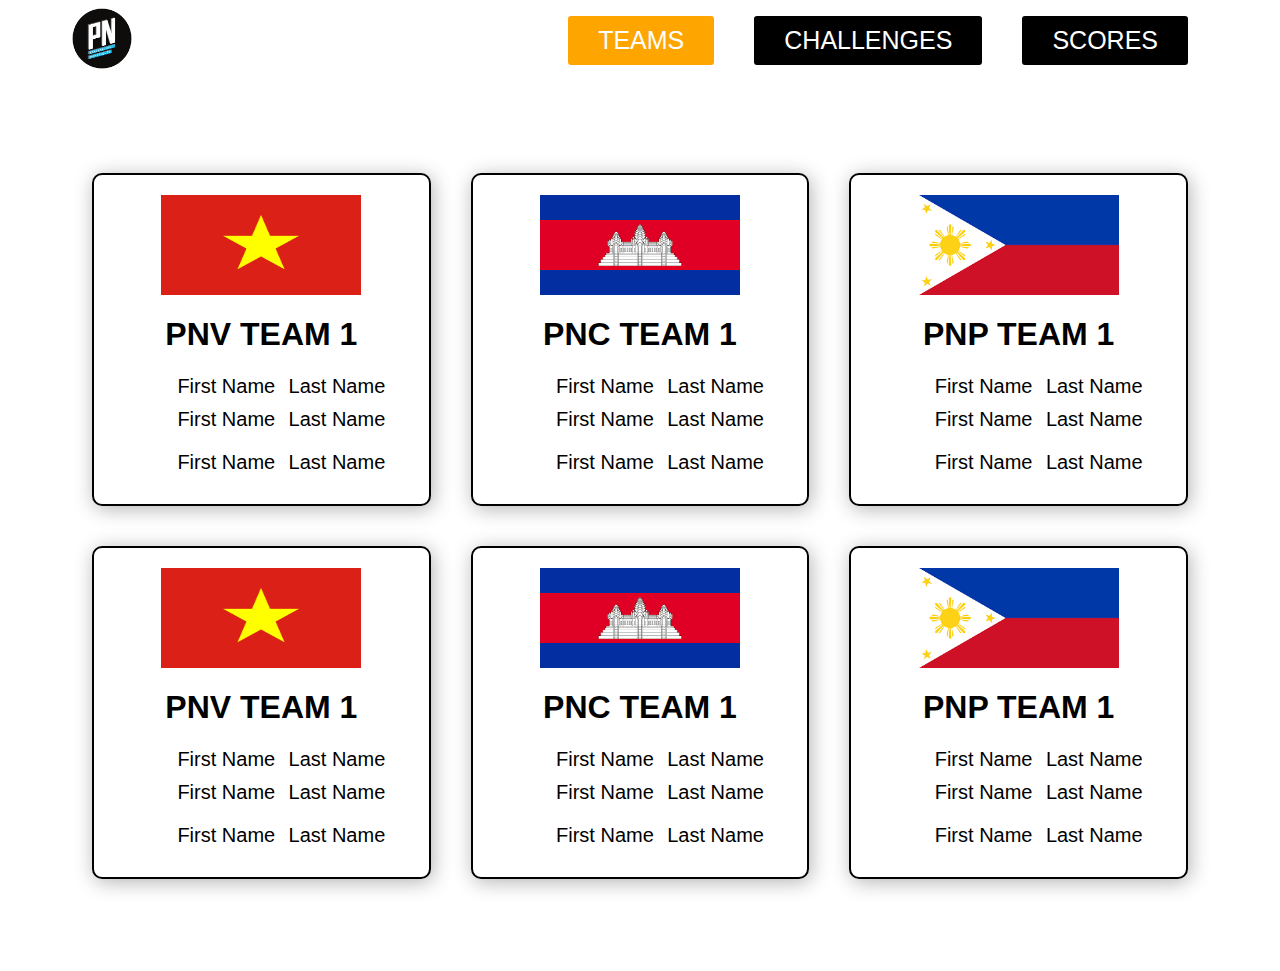
<file: index.html>
<!DOCTYPE html>
<html lang="en">
<head>
    <meta charset="UTF-8">
    <meta http-equiv="X-UA-Compatible" content="IE=edge">
    <meta name="viewport" content="width=device-width, initial-scale=1.0">
    <title>Team</title>

    <link rel="stylesheet" href="css/style.css">
    <link rel="shortcut icon" href="images/pn.png" type="image/x-icon">
</head>
<body>
    <nav class="menu-bar between">
        <a href=""><img class="logo" src="images/pn.png" alt=""></a>
        <ul class="menu-item between">
            <li class="active conect"><a href="index.html" class="link">TEAMS</a></li>
            <li class="no-active conect"><a href="pages/challeng.html" class="link">CHALLENGES</a></li>
            <li class="no-active conect"><a href="pages/score.html" class="link">SCORES</a></li>
        </ul>
    </nav>
    <div class="container item-center">
        <section class="col-12">
            <div class="card col-4">
                <div class="flag item-center">
                    <img src="images/Vietnam.png" alt="">
                </div>
                <h1>PNV TEAM 1</h1>
                <ul class="name">
                    <li>First Name</li>
                    <li>Last Name</li>
                </ul>
                <ul class="name">
                    <li>First Name</li>
                    <li>Last Name</li>
                </ul>
                <ul class="name">
                    <li>First Name</li>
                    <li>Last Name</li>
                </ul>
            </div>
            <div class="card col-4">
                <div class="flag item-center">
                    <img src="images/kh.png" alt="">
                </div>
                <h1>PNC TEAM 1</h1>
                <ul class="name">
                    <li>First Name</li>
                    <li>Last Name</li>
                </ul>
                <ul class="name">
                    <li>First Name</li>
                    <li>Last Name</li>
                </ul>
                <ul class="name">
                    <li>First Name</li>
                    <li>Last Name</li>
                </ul>
            </div>
            <div class="card col-4">
                <div class="flag item-center">
                    <img src="images/philippines.png" alt="">
                </div>
                <h1>PNP TEAM 1</h1>
                <ul class="name">
                    <li>First Name</li>
                    <li>Last Name</li>
                </ul>
                <ul class="name">
                    <li>First Name</li>
                    <li>Last Name</li>
                </ul>
                <ul class="name">
                    <li>First Name</li>
                    <li>Last Name</li>
                </ul>
            </div>
            <div class="card col-4">
                <div class="flag item-center">
                    <img src="images/Vietnam.png" alt="">
                </div>
                <h1>PNV TEAM 1</h1>
                <ul class="name">
                    <li>First Name</li>
                    <li>Last Name</li>
                </ul>
                <ul class="name">
                    <li>First Name</li>
                    <li>Last Name</li>
                </ul>
                <ul class="name">
                    <li>First Name</li>
                    <li>Last Name</li>
                </ul>
            </div>
            <div class="card col-4">
                <div class="flag item-center">
                    <img src="images/kh.png" alt="">
                </div>
                <h1>PNC TEAM 1</h1>
                <ul class="name">
                    <li>First Name</li>
                    <li>Last Name</li>
                </ul>
                <ul class="name">
                    <li>First Name</li>
                    <li>Last Name</li>
                </ul>
                <ul class="name">
                    <li>First Name</li>
                    <li>Last Name</li>
                </ul>
            </div>
            <div class="card col-4">
                <div class="flag item-center">
                    <img src="images/philippines.png" alt="">
                </div>
                <h1>PNP TEAM 1</h1>
                <ul class="name">
                    <li>First Name</li>
                    <li>Last Name</li>
                </ul>
                <ul class="name">
                    <li>First Name</li>
                    <li>Last Name</li>
                </ul>
                <ul class="name">
                    <li>First Name</li>
                    <li>Last Name</li>
                </ul>
            </div>
        </section>
    </div>
</body>
</html>
</file>
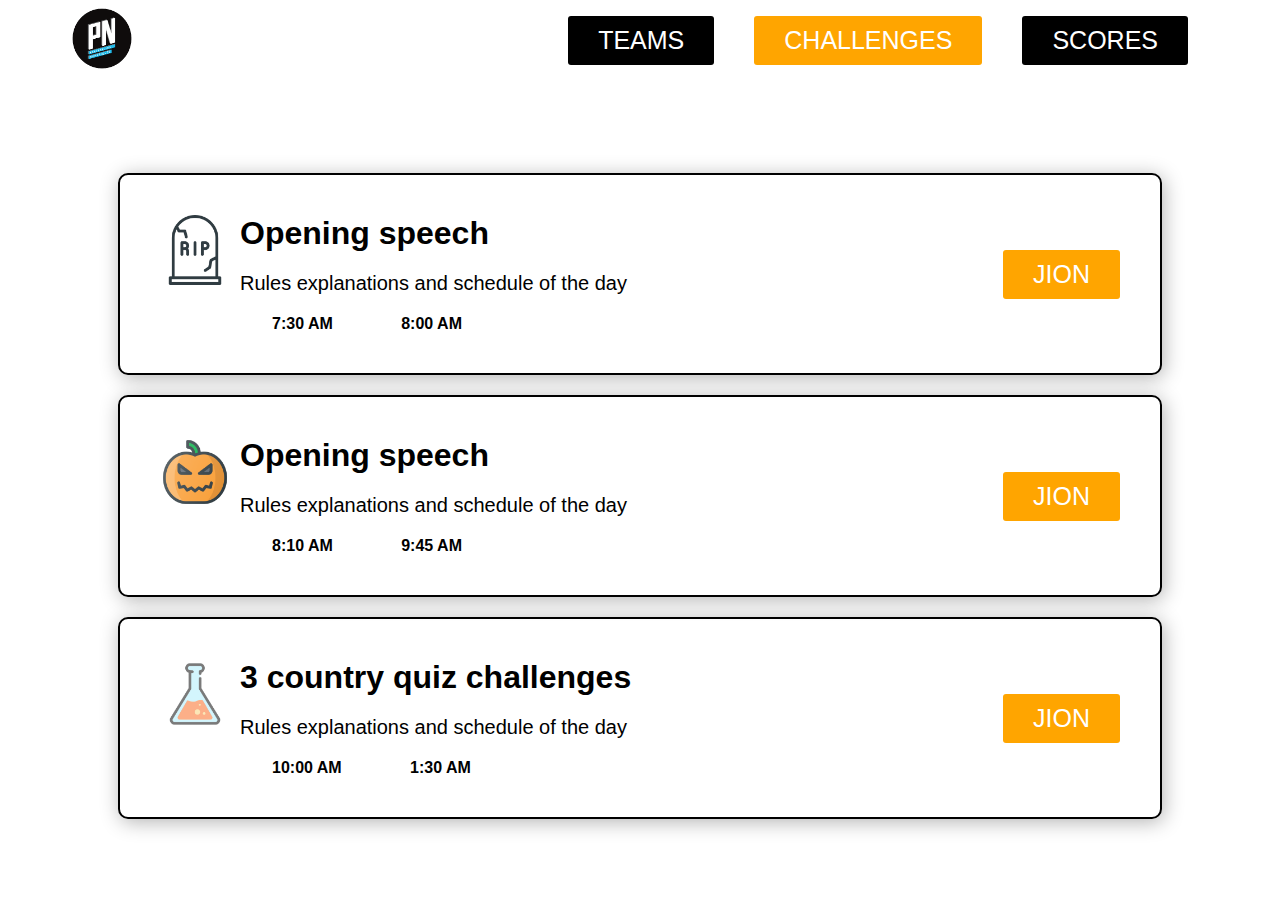
<file: pages/challeng.html>
<!DOCTYPE html>
<html lang="en">
<head>
    <meta charset="UTF-8">
    <meta http-equiv="X-UA-Compatible" content="IE=edge">
    <meta name="viewport" content="width=device-width, initial-scale=1.0">
    <title>Challenges</title>
    <link rel="stylesheet" href="../css/style.css">
    <link rel="shortcut icon" href="../images/pn.png" type="image/x-icon">
</head>
<body>
    <nav class="menu-bar between">
        <a href="../index.html"><img class="logo" src="../images/pn.png" alt=""></a>
        <ul class="menu-item between">
            <li class="no-active conect"><a href="../index.html" class="link">TEAMS</a></li>
            <li class="active conect"><a href="challeng.html" class="link">CHALLENGES</a></li>
            <li class="no-active conect"><a href="score.html" class="link">SCORES</a></li>
        </ul>
    </nav>
    <div class="container item-center">
        <div class="challenge">
            <div class="card card-12 between">
                <div class="sidebar-left ">
                    <div class="icon">
                        <img src="../images/icon-1.png" alt="">
                    </div>
                    <div class="description">
                        <h2>Opening speech</h2>
                        <p>Rules explanations and schedule of the day</p>
                        <div class="times">
                            <b>7:30 AM</b>
                            <b>8:00 AM</b>
                        </div>
                    </div>
                </div>
                <div class="sidebar-right conect active">
                    <a class="link " href="https://meet.google.com/fzd-urdf-kta?pli=1&authuser=0">JION</a>
                </div>
            </div>
            <div class="card card-12 between">
                <div class="sidebar-left ">
                    <div class="icon">
                        <img src="../images/icon-2.png" alt="">
                    </div>
                    <div class="description">
                        <h2>Opening speech</h2>
                        <p>Rules explanations and schedule of the day</p>
                        <div class="times">
                            <b>8:10 AM</b>
                            <b>9:45 AM</b>
                        </div>
                    </div>
                </div>
                <div class="sidebar-right conect active">
                    <a class="link " href="https://meet.google.com/fzd-urdf-kta?pli=1&authuser=0">JION</a>
                </div>
            </div>
            <div class="card card-12 between">
                <div class="sidebar-left ">
                    <div class="icon">
                        <img src="../images/icon-3.png" alt="">
                    </div>
                    <div class="description">
                        <h2>3 country quiz challenges</h2>
                        <p>Rules explanations and schedule of the day</p>
                        <div class="times">
                            <b>10:00 AM</b>
                            <b>1:30 AM</b>
                        </div>
                    </div>
                </div>
                <div class="sidebar-right conect active">
                    <a class="link " href="https://meet.google.com/fzd-urdf-kta?pli=1&authuser=0">JION</a>
                </div>
            </div>
        </div>
    </div>
</body>
</html>
</file>
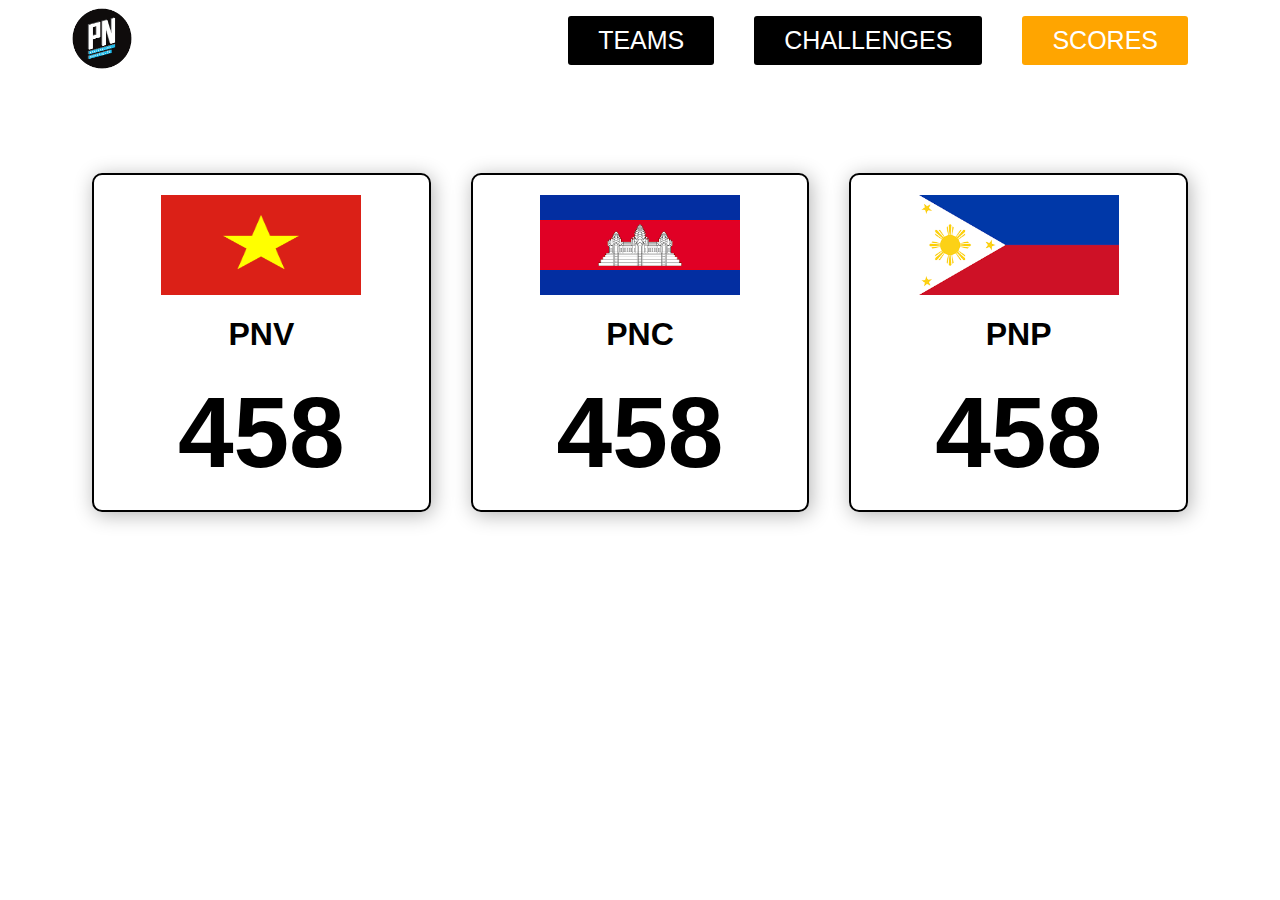
<file: pages/score.html>
<!DOCTYPE html>
<html lang="en">
<head>
    <meta charset="UTF-8">
    <meta http-equiv="X-UA-Compatible" content="IE=edge">
    <meta name="viewport" content="width=device-width, initial-scale=1.0">
    <title>Scores</title>
    <link rel="stylesheet" href="../css/style.css">
    <link rel="shortcut icon" href="../images/pn.png" type="image/x-icon">
</head>
<body>
    <nav class="menu-bar between">
        <a href="../index.html"><img class="logo" src="../images/pn.png" alt=""></a>
        <ul class="menu-item between">
            <li class="no-active conect"><a href="../index.html" class="link">TEAMS</a></li>
            <li class="no-active conect"><a href="challeng.html" class="link">CHALLENGES</a></li>
            <li class="active conect"><a href="score.html" class="link">SCORES</a></li>
        </ul>
    </nav>
    <div class="container item-center">
        <section class="col-12">
            <div class="card col-4">
                <div class="flag item-center">
                    <img src="../images/Vietnam.png" alt="">
                </div>
                <h1>PNV</h1>
                <strong class="item-center">458</strong>
            </div>
            <div class="card col-4">
                <div class="flag item-center">
                    <img src="../images/kh.png" alt="">
                </div>
                <h1>PNC</h1>
                <strong class="item-center">458</strong>
            </div>
            <div class="card col-4">
                <div class="flag item-center">
                    <img src="../images/philippines.png" alt="">
                </div>
                <h1>PNP</h1>
                <strong class="item-center">458</strong>
            </div>
        </section>
    </div>
</body>
</html>
</file>
<file: css/style.css>
body{
    padding: 0;
    margin: 0;
    font-family: "Open Sans", Arial, sans-serif;
}
.item-center{
    display: flex;
    justify-content: center;
    align-items: center;
}
.between{
    display: flex;
    justify-content: space-between;
    align-items: center;
}
.menu-bar{
    padding: 0 72px;
}
.container{
    padding: 72px;
}
.logo{
   width: 60px;
}
.active{
    background: orange;
}
.conect{
    border-radius: 3px;
    list-style: none;
    padding: 10px 20px;
    margin: 0 20px;
}
.no-active{
    background: black;
}
.no-active:hover{
    background: #22BBEA;
}
.link{
    padding: 10px ;
    text-decoration: none;
    color: white;
    font-size: 25px;
}
.col-12{
    width: 1440px;
    display: grid;
    grid-template-columns: 1fr 1fr 1fr;
}
.card{
    padding: 20px;
    margin: 20px;
    border: 2px solid black;
    box-shadow: 2px 3px 20px rgb(179, 179, 179);
    border-radius: 10px;
}
.card h1{
    width: 100%;
    text-align: center;
}
.flag>img{
    width: 200px;
    height: 100px;
}
.name{
    display: flex;
    justify-content: space-evenly;
    list-style: none;
    margin: 10px;
}
.name:last-child{
    margin-top: 20px;
}
.name> li{
    font-size: 20px;
}
/* Challenge */
.card-12{
    width: 1000px;
}
.sidebar-left{
    padding: 20px;
    display: flex;
}
.icon img {
    width: 70px;
    height: 70px;
}
h2{
    font-size: 2rem;
    margin: 0;
}
b{
    margin: 0 2rem;
}
.description{
    padding: 0 10px;
}
p{
    font-size: 20px;
}
strong{
    width: 100%;
    font-size: 100px;
}
</file>
